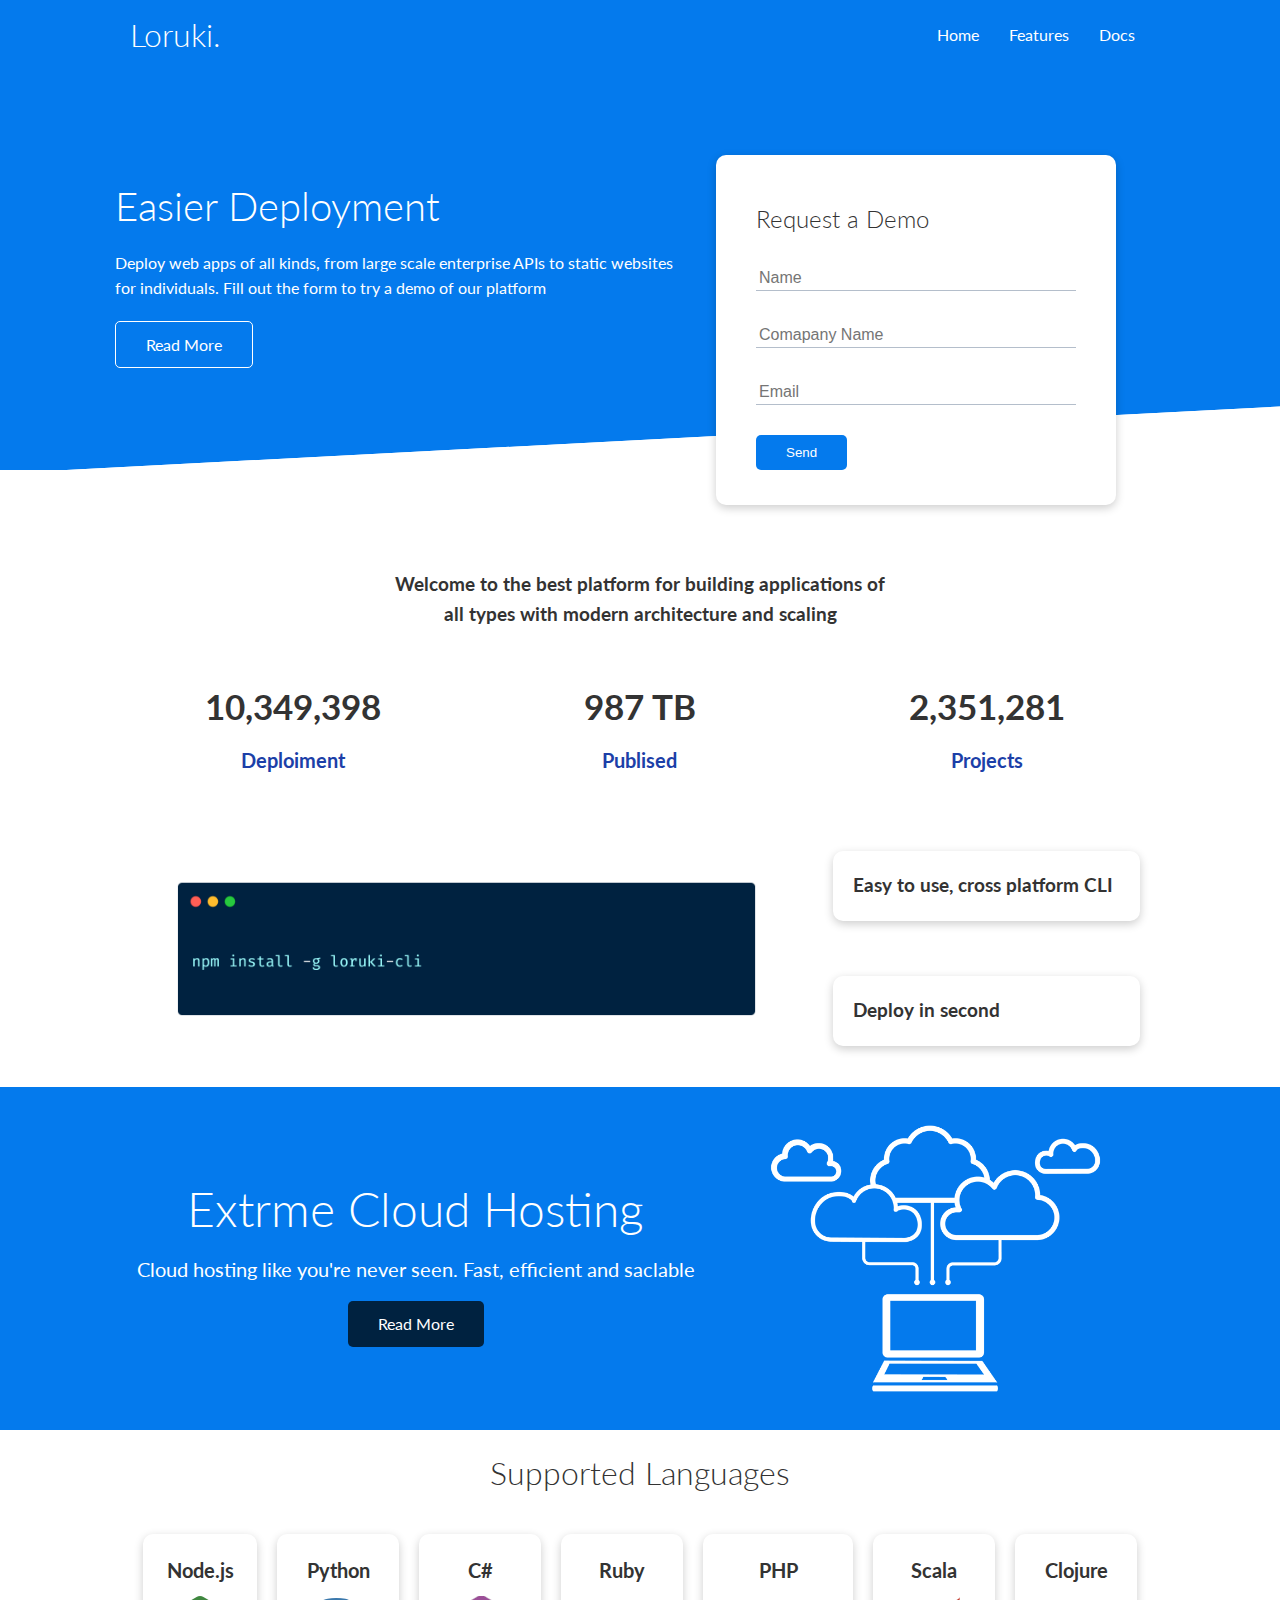
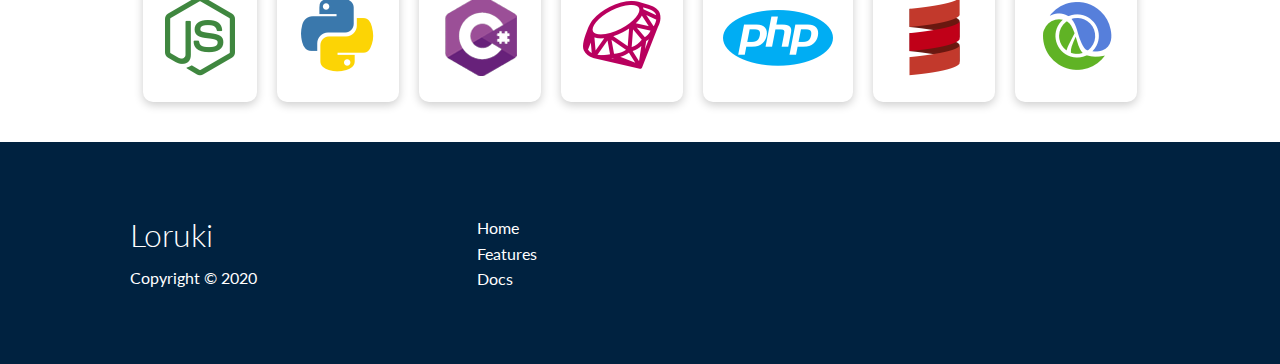
<file: index.html>
<!DOCTYPE html>
<html lang="en">
  <head>
    <meta charset="UTF-8" />
    <meta name="viewport" content="width=device-width, initial-scale=1.0" />
    <link
      rel="stylesheet"
      href="https://cdnjs.cloudflare.com/ajax/libs/font-awesome/6.4.0/css/all.min.css"
      integrity="sha512-iecdLmaskl7CVkqkXNQ/ZH/XLlvWZOJyj7Yy7tcenmpD1ypASozpmT/E0iPtmFIB46ZmdtAc9eNBvH0H/ZpiBw=="
      crossorigin="anonymous"
      referrerpolicy="no-referrer"
    />
    <link rel="stylesheet" href="CSS/utilities.css" />
    <link rel="stylesheet" href="CSS/style.css" />
    <title>Loruki | Cloud Hosting For Everyone</title>
  </head>
  <body>
    <!-- NAVBAR -->
    <div class="navbar">
      <div class="container flex">
        <h1 class="logo">Loruki.</h1>
        <nav>
          <ul>
            <li><a href="index.html">Home</a></li>
            <li><a href="features.html">Features</a></li>
            <li><a href="docs.html">Docs</a></li>
          </ul>
        </nav>
      </div>
    </div>

    <!-- SHOWCASE -->
    <section class="showcase">
      <div class="container grid">
        <div class="showcase-text">
          <h1>Easier Deployment</h1>
          <p>
            Deploy web apps of all kinds, from large scale enterprise APIs to
            static websites for individuals. Fill out the form to try a demo of
            our platform
          </p>
          <a href="features.html" class="btn btn-outline">Read More</a>
        </div>
        <div class="showcase-form card">
          <h2>Request a Demo</h2>
          <form>
            <div class="form-control">
              <input type="text" name="name" placeholder="Name" required />
            </div>
            <div class="form-control">
              <input
                type="text"
                name="company"
                placeholder="Comapany Name"
                required
              />
            </div>
            <div class="form-control">
              <input type="email" name="email" placeholder="Email" required />
            </div>
            <input type="submit" value="Send" class="btn btn-primary" />
          </form>
        </div>
      </div>
    </section>

    <!-- Stats -->
    <section class="stats">
      <div class="container">
        <h3 class="stats-heading text-center my-1">
          Welcome to the best platform for building applications of all types
          with modern architecture and scaling
        </h3>

        <div class="grid grid-3 text-center my-4">
          <div>
            <i class="fas fa-server fa-3x"></i>
            <h3>10,349,398</h3>
            <p class="text-secondary">Deploiment</p>
          </div>
          <div>
            <i class="fas fa-upload fa-3x"></i>
            <h3>987 TB</h3>
            <p class="text-secondary">Publised</p>
          </div>
          <div>
            <i class="fas fa-project-diagram fa-3x"></i>
            <h3>2,351,281</h3>
            <p class="text-secondary">Projects</p>
          </div>
        </div>
      </div>
    </section>

    <!-- Cli -->
    <section class="cli">
      <div class="container grid">
        <img src="images/cli.png" alt="" />
        <div class="card">
          <h3>Easy to use, cross platform CLI</h3>
        </div>
        <div class="card">
          <h3>Deploy in second</h3>
        </div>
      </div>
    </section>

    <!-- Cloud -->
    <section class="cloud bg-primary my-2 py-2">
      <div class="container grid">
        <div class="text-center">
          <h2 class="lg">Extrme Cloud Hosting</h2>
          <p class="lead my-1">
            Cloud hosting like you're never seen. Fast, efficient and saclable
          </p>
          <a href="features.html" class="btn btn-dark">Read More</a>
        </div>
        <img src="images/cloud.png" alt="" />
      </div>
    </section>

    <!-- Languages -->
    <section class="languages">
      <h2 class="md text-center my-2">Supported Languages</h2>
      <div class="container flex">
        <div class="card">
          <h4>Node.js</h4>
          <img src="images/logos/node.png" alt="" />
        </div>
        <div class="card">
          <h4>Python</h4>
          <img src="images/logos/python.png" alt="" />
        </div>
        <div class="card">
          <h4>C#</h4>
          <img src="images/logos/csharp.png" alt="" />
        </div>
        <div class="card">
          <h4>Ruby</h4>
          <img src="images/logos/ruby.png" alt="" />
        </div>
        <div class="card">
          <h4>PHP</h4>
          <img src="images/logos/php.png" alt="" />
        </div>
        <div class="card">
          <h4>Scala</h4>
          <img src="images/logos/scala.png" alt="" />
        </div>
        <div class="card">
          <h4>Clojure</h4>
          <img src="images/logos/clojure.png" alt="" />
        </div>
      </div>
    </section>

    <!-- Footer -->
    <footer class="footer bg-dark py-5">
      <div class="container grid grid-3">
        <div>
          <h1>Loruki</h1>
          <p>Copyright &copy; 2020</p>
        </div>

        <nav>
          <ul>
            <li><a href="index.html">Home</a></li>
            <li><a href="features.html">Features</a></li>
            <li><a href="docs.html">Docs</a></li>
          </ul>
        </nav>
        <div class="social">
          <a href="#"><i class="fab fa-github fa2x"></i></a>
          <a href="#"><i class="fab fa-facebook fa2x"></i></a>
          <a href="#"><i class="fab fa-instagram fa2x"></i></a>
          <a href="#"><i class="fab fa-twitter fa2x"></i></a>
        </div>
      </div>
    </footer>
  </body>
</html>
</file>
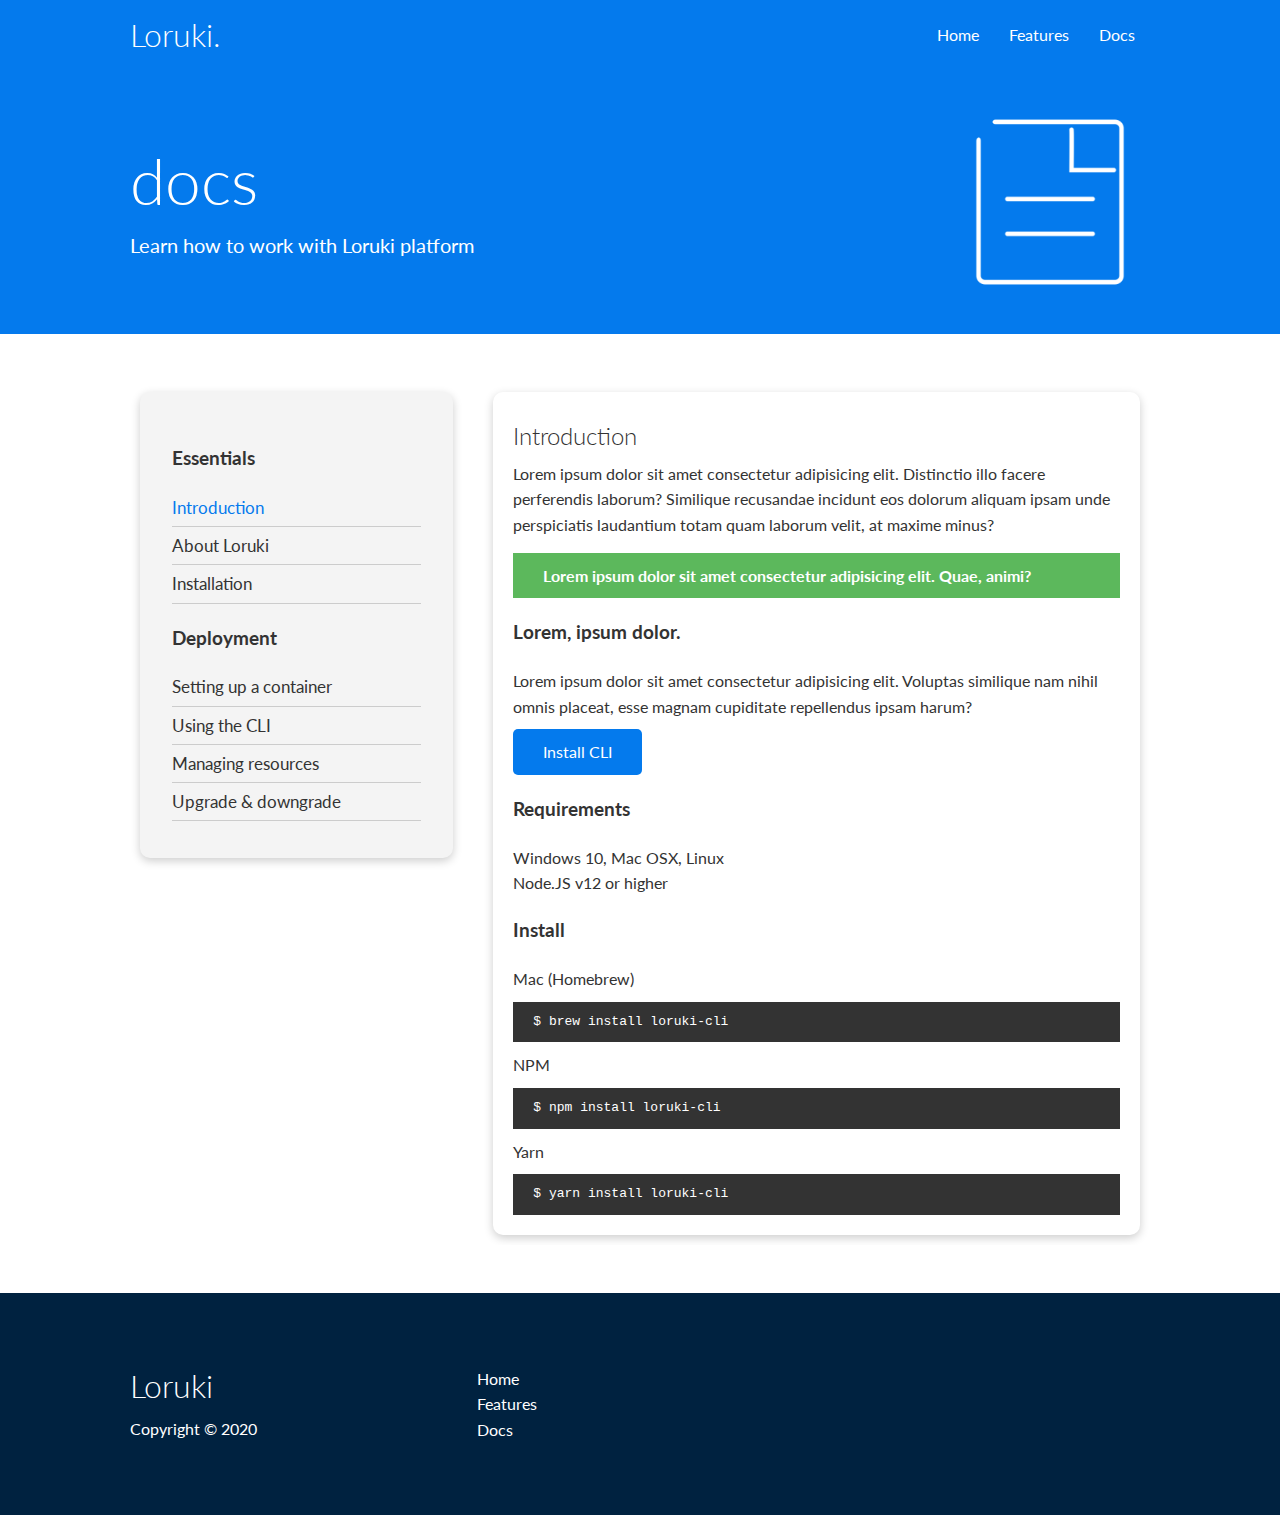
<file: docs.html>
<!DOCTYPE html>
<html lang="en">
  <head>
    <meta charset="UTF-8" />
    <meta name="viewport" content="width=device-width, initial-scale=1.0" />
    <link
      rel="stylesheet"
      href="https://cdnjs.cloudflare.com/ajax/libs/font-awesome/6.4.0/css/all.min.css"
      integrity="sha512-iecdLmaskl7CVkqkXNQ/ZH/XLlvWZOJyj7Yy7tcenmpD1ypASozpmT/E0iPtmFIB46ZmdtAc9eNBvH0H/ZpiBw=="
      crossorigin="anonymous"
      referrerpolicy="no-referrer"
    />
    <link rel="stylesheet" href="CSS/utilities.css" />
    <link rel="stylesheet" href="CSS/style.css" />
    <title>Loruki | Cloud Hosting For Everyone</title>
  </head>
  <body>
    <!-- NAVBAR -->
    <div class="navbar">
      <div class="container flex">
        <h1 class="logo">Loruki.</h1>
        <nav>
          <ul>
            <li><a href="index.html">Home</a></li>
            <li><a href="features.html">Features</a></li>
            <li><a href="docs.html">Docs</a></li>
          </ul>
        </nav>
      </div>
    </div>

    <!-- Head -->
    <section class="docs-head bg-primary py-3">
      <div class="container grid">
        <div>
          <h1 class="xl">docs</h1>
          <p class="lead">Learn how to work with Loruki platform</p>
        </div>
        <img src="images/docs.png" alt="" />
      </div>
    </section>

    <!-- Docs Main -->
    <section class="docs-main my-4">
      <div class="container grid">
        <div class="card bg-light p-3">
          <h3 class="my-2">Essentials</h3>
          <nav>
            <ul>
              <li><a class="text-primary" href="#">Introduction</a></li>
              <li><a href="#">About Loruki</a></li>
              <li><a href="#">Installation</a></li>
            </ul>
          </nav>

          <h3 class="my-2">Deployment</h3>
          <nav>
            <ul>
              <li><a href="#">Setting up a container</a></li>
              <li><a href="#">Using the CLI</a></li>
              <li><a href="#">Managing resources</a></li>
              <li><a href="#">Upgrade & downgrade</a></li>
            </ul>
          </nav>
        </div>
        <div class="card">
          <h2>Introduction</h2>
          <p>
            Lorem ipsum dolor sit amet consectetur adipisicing elit. Distinctio
            illo facere perferendis laborum? Similique recusandae incidunt eos
            dolorum aliquam ipsam unde perspiciatis laudantium totam quam
            laborum velit, at maxime minus?
          </p>
          <div class="alert alert-success">
            <i class="fas fa-info"></i>Lorem ipsum dolor sit amet consectetur
            adipisicing elit. Quae, animi?
          </div>
          <h3>Lorem, ipsum dolor.</h3>
          <p>
            Lorem ipsum dolor sit amet consectetur adipisicing elit. Voluptas
            similique nam nihil omnis placeat, esse magnam cupiditate
            repellendus ipsam harum?
          </p>
          <a href="#" class="btn btn-primary">Install CLI</a>
          <h3>Requirements</h3>
          <ul>
            <li>Windows 10, Mac OSX, Linux</li>
            <li>Node.JS v12 or higher</li>
          </ul>
          <h3>Install</h3>
          <p>Mac (Homebrew)</p>
          <pre><code>$ brew install loruki-cli</code></pre>
          <p>NPM</p>
          <pre><code>$ npm install loruki-cli</code></pre>
          <p>Yarn</p>
          <pre><code>$ yarn install loruki-cli</code></pre>
        </div>
      </div>
    </section>

    <!-- Footer -->
    <footer class="footer bg-dark py-5">
      <div class="container grid grid-3">
        <div>
          <h1>Loruki</h1>
          <p>Copyright &copy; 2020</p>
        </div>

        <nav>
          <ul>
            <li><a href="index.html">Home</a></li>
            <li><a href="features.html">Features</a></li>
            <li><a href="docs.html">Docs</a></li>
          </ul>
        </nav>
        <div class="social">
          <a href="#"><i class="fab fa-github fa2x"></i></a>
          <a href="#"><i class="fab fa-facebook fa2x"></i></a>
          <a href="#"><i class="fab fa-instagram fa2x"></i></a>
          <a href="#"><i class="fab fa-twitter fa2x"></i></a>
        </div>
      </div>
    </footer>
  </body>
</html>
</file>
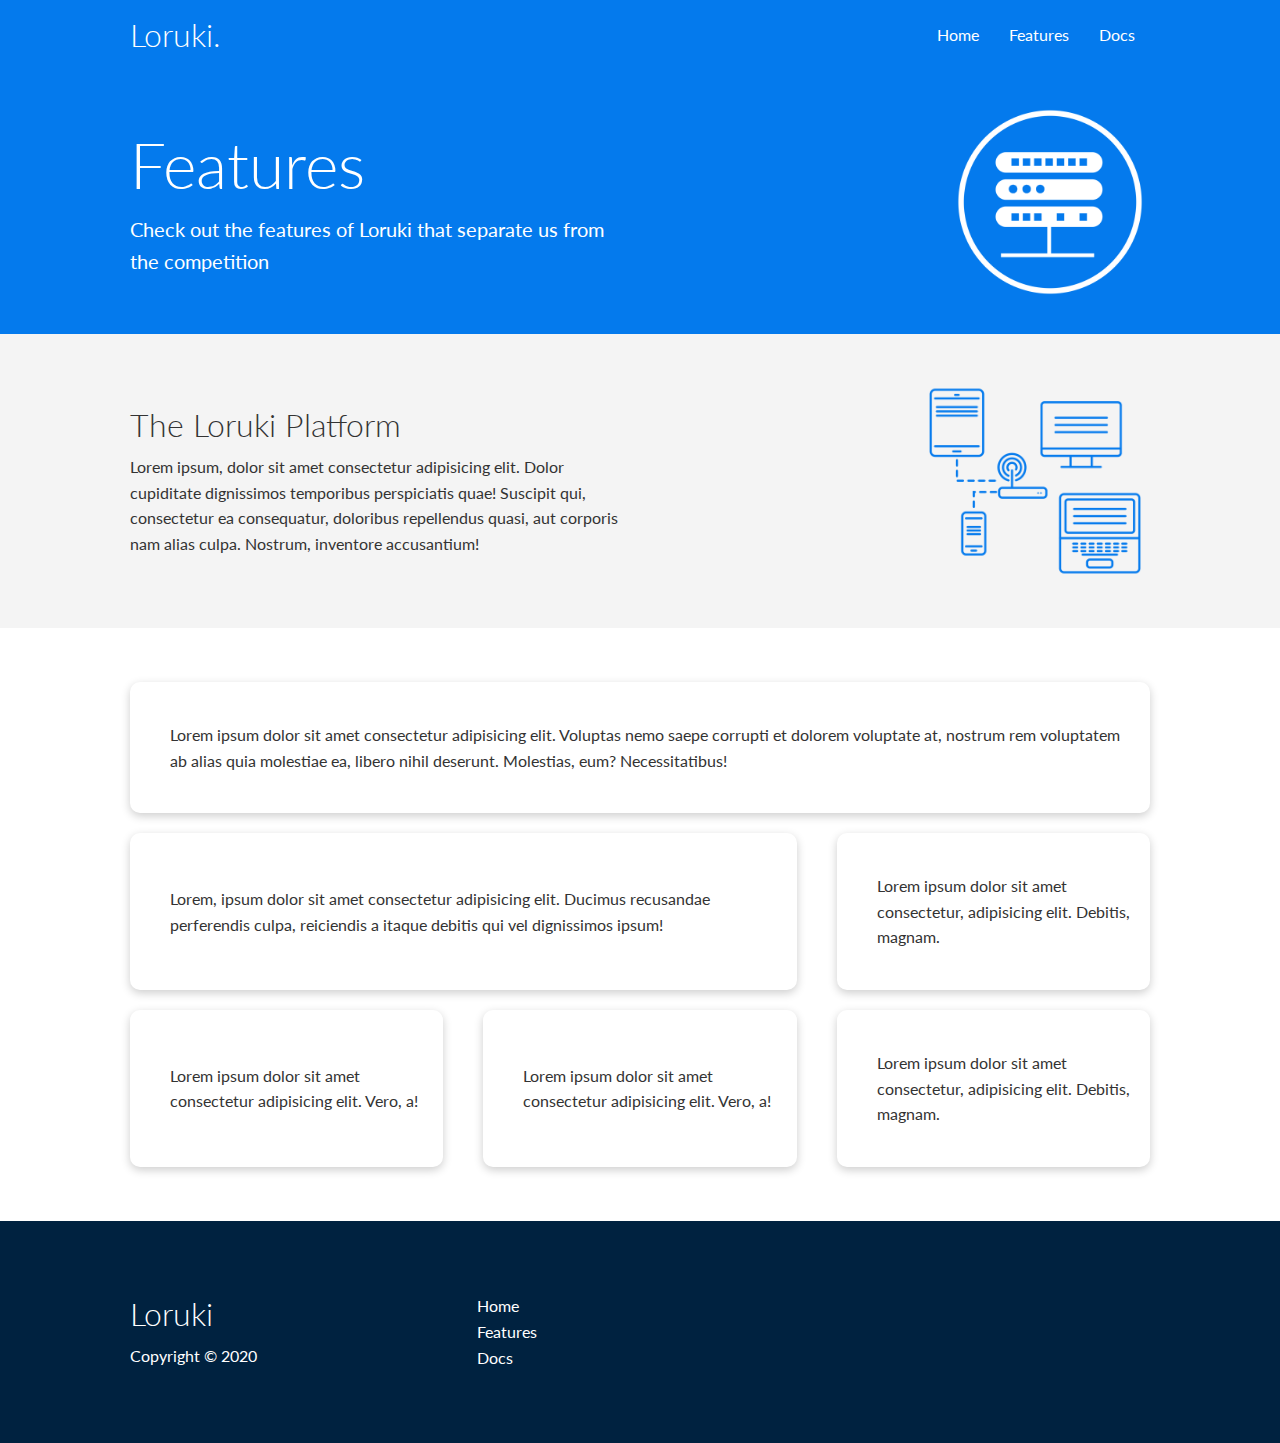
<file: features.html>
<!DOCTYPE html>
<html lang="en">
  <head>
    <meta charset="UTF-8" />
    <meta name="viewport" content="width=device-width, initial-scale=1.0" />
    <link
      rel="stylesheet"
      href="https://cdnjs.cloudflare.com/ajax/libs/font-awesome/6.4.0/css/all.min.css"
      integrity="sha512-iecdLmaskl7CVkqkXNQ/ZH/XLlvWZOJyj7Yy7tcenmpD1ypASozpmT/E0iPtmFIB46ZmdtAc9eNBvH0H/ZpiBw=="
      crossorigin="anonymous"
      referrerpolicy="no-referrer"
    />
    <link rel="stylesheet" href="CSS/utilities.css" />
    <link rel="stylesheet" href="CSS/style.css" />
    <title>Loruki | Cloud Hosting For Everyone</title>
  </head>
  <body>
    <!-- NAVBAR -->
    <div class="navbar">
      <div class="container flex">
        <h1 class="logo">Loruki.</h1>
        <nav>
          <ul>
            <li><a href="index.html">Home</a></li>
            <li><a href="features.html">Features</a></li>
            <li><a href="docs.html">Docs</a></li>
          </ul>
        </nav>
      </div>
    </div>

    <!-- Head -->
    <section class="features-head bg-primary py-3">
      <div class="container grid">
        <div>
          <h1 class="xl">Features</h1>
          <p class="lead">
            Check out the features of Loruki that separate us from the
            competition
          </p>
        </div>
        <img src="images/server.png" alt="" />
      </div>
    </section>

    <!-- Subhead -->
    <section class="features-sub-head bg-light py-3">
      <div class="container grid">
        <div>
          <h1 class="md">The Loruki Platform</h1>
          <p>
            Lorem ipsum, dolor sit amet consectetur adipisicing elit. Dolor
            cupiditate dignissimos temporibus perspiciatis quae! Suscipit qui,
            consectetur ea consequatur, doloribus repellendus quasi, aut
            corporis nam alias culpa. Nostrum, inventore accusantium!
          </p>
        </div>
        <img src="images/server2.png" alt="" />
      </div>
    </section>

    <!-- Features Main -->
    <section class="features-main my-2">
      <div class="container grid grid-3">
        <div class="card flex">
          <i class="fas fa-server fa-3x"></i>
          <p>
            Lorem ipsum dolor sit amet consectetur adipisicing elit. Voluptas
            nemo saepe corrupti et dolorem voluptate at, nostrum rem voluptatem
            ab alias quia molestiae ea, libero nihil deserunt. Molestias, eum?
            Necessitatibus!
          </p>
        </div>
        <div class="card flex">
          <i class="fas fa-network-wired fa-3x"></i>
          <p>
            Lorem, ipsum dolor sit amet consectetur adipisicing elit. Ducimus
            recusandae perferendis culpa, reiciendis a itaque debitis qui vel
            dignissimos ipsum!
          </p>
        </div>
        <div class="card flex">
          <i class="fas fa-laptop-code fa-3x"></i>
          <p>
            Lorem ipsum dolor sit amet consectetur, adipisicing elit. Debitis,
            magnam.
          </p>
        </div>
        <div class="card flex">
          <i class="fas fa-database fa-3x"></i>
          <p>
            Lorem ipsum dolor sit amet consectetur adipisicing elit. Vero, a!
          </p>
        </div>
        <div class="card flex">
          <i class="fas fa-power-off fa-3x"></i>
          <p>
            Lorem ipsum dolor sit amet consectetur adipisicing elit. Vero, a!
          </p>
        </div>
        <div class="card flex">
          <i class="fas fa-upload fa-3x"></i>
          <p>
            Lorem ipsum dolor sit amet consectetur, adipisicing elit. Debitis,
            magnam.
          </p>
        </div>
      </div>
    </section>

    <!-- Footer -->
    <footer class="footer bg-dark py-5">
      <div class="container grid grid-3">
        <div>
          <h1>Loruki</h1>
          <p>Copyright &copy; 2020</p>
        </div>

        <nav>
          <ul>
            <li><a href="index.html">Home</a></li>
            <li><a href="features.html">Features</a></li>
            <li><a href="docs.html">Docs</a></li>
          </ul>
        </nav>
        <div class="social">
          <a href="#"><i class="fab fa-github fa2x"></i></a>
          <a href="#"><i class="fab fa-facebook fa2x"></i></a>
          <a href="#"><i class="fab fa-instagram fa2x"></i></a>
          <a href="#"><i class="fab fa-twitter fa2x"></i></a>
        </div>
      </div>
    </footer>
  </body>
</html>
</file>
<file: CSS/utilities.css>
/* Utilities */

.container {
  max-width: 1100px;
  margin: 0 auto;
  /* Xoá khoảng trắng được tạo ra bởi margin của h1 */
  overflow: auto;
  padding: 0 40px;
}

.card {
  background-color: #fff;
  color: #333;
  border-radius: 10px;
  box-shadow: 0 3px 10px rgba(0, 0, 0, 0.2);
  padding: 20px;
  margin: 10px;
}

.btn {
  display: inline-block;
  padding: 10px 30px;
  cursor: pointer;
  background-color: var(--primary-color);
  color: #fff;
  border: none;
  border-radius: 5px;
}

.btn-outline {
  background-color: transparent;
  border: 1px #fff solid;
}

.btn:hover {
  transform: scale(0.98);
}

/* Background & colored buttons */

.bg-primary,
.btn-primary {
  background-color: var(--primary-color);
  color: #fff;
}

.bg-secondary,
.btn-secondary {
  background-color: var(--secondary-color);
  color: #fff;
}

.bg-dark,
.btn-dark {
  background-color: var(--dark-color);
  color: #fff;
}

.bg-light,
.btn-light {
  background-color: var(--light-color);
  color: #333;
}

.bg-primary a,
.btn-primary a,
.bg-secondary a,
.btn-secondary a,
.bg-dark a,
.btn-dark a {
  color: #fff;
}

/* Texts sizes */

.lead {
  font-size: 20px;
}

.sm {
  font-size: 1rem;
}

.md {
  font-size: 2rem;
}

.lg {
  font-size: 3rem;
}

.xl {
  font-size: 4rem;
}

.text-center {
  text-align: center;
}

/* text colors */
.text-primary {
  color: var(--primary-color);
}

.text-secondary {
  color: var(--secondary-color);
}

.text-dark {
  color: var(--dark-color);
}

.text-light {
  color: var(--light-color);
}

/* Alert */
.alert {
  background-color: var(--light-color);
  padding: 10px 20px;
  font-weight: bold;
  margin: 15px 0;
}

.alert i {
  margin-right: 10px;
}

.alert-success {
  background-color: var(--success-color);
  color: #fff;
}

.alert-error {
  background-color: var(--error-color);
  color: #fff;
}

.flex {
  display: flex;
  justify-content: center;
  align-items: center;
  height: 100%;
}

.grid {
  display: grid;
  grid-template-columns: repeat(2, 1fr);
  gap: 20px;
  justify-content: center;
  align-items: center;
  height: 100%;
}

.grid-3 {
  grid-template-columns: repeat(3, 1fr);
}

/* Margin */

.my-1 {
  margin: 1rem 0;
}

.my-2 {
  margin: 1.5rem 0;
}

.my-3 {
  margin: 2rem 0;
}

.my-4 {
  margin: 3rem 0;
}

.my-5 {
  margin: 4rem 0;
}

.m-1 {
  margin: 1rem;
}

.m-2 {
  margin: 1.5rem;
}

.m-3 {
  margin: 2rem;
}

.m-4 {
  margin: 3rem;
}

.m-5 {
  margin: 4rem;
}

/* Padding */

.py-1 {
  padding: 1rem 0;
}

.py-2 {
  padding: 1.5rem 0;
}

.py-3 {
  padding: 2rem 0;
}

.py-4 {
  padding: 3rem 0;
}

.py-5 {
  padding: 4rem 0;
}

.p-1 {
  padding: 1rem;
}

.p-2 {
  padding: 1.5rem;
}

.p-3 {
  padding: 2rem;
}

.p-4 {
  padding: 3rem;
}

.p-5 {
  padding: 4rem;
}
</file>
<file: CSS/style.css>
@import url("https://fonts.googleapis.com/css2?family=Lato:wght@300&display=swap");

:root {
  --primary-color: #047aed;
  --secondary-color: #1c3fa8;
  --dark-color: #002240;
  --light-color: #f4f4f4;
  --success-color: #5cb85c;
  --error-color: #d9354f;
}

* {
  box-sizing: border-box;
  padding: 0;
  margin: 0;
}

body {
  font-family: "Lato", sans-serif;
  color: #333;
  line-height: 1.6;
}

ul {
  list-style: none;
}

a {
  text-decoration: none;
  color: #333;
}

h1,
h2 {
  font-weight: 300;
  line-height: 1.2;
  margin: 10px 0;
}

p {
  margin: 10px 0;
}

img {
  width: 100%;
}

code,
pre {
  background: #333;
  color: #fff;
  padding: 10px;
}

/* NAVBAR STYLING */

.navbar {
  background-color: var(--primary-color);
  color: #fff;
  height: 70px;
}

.navbar ul {
  display: flex;
}

.navbar a {
  color: #fff;
  padding: 10px;
  margin: 0 5px;
}

.navbar a:hover {
  border-bottom: 2px solid #fff;
}

.navbar .flex {
  justify-content: space-between;
}

/* Showcase */

.showcase {
  height: 400px;
  background-color: var(--primary-color);
  color: #fff;
  position: relative;
}

.showcase h1 {
  font-size: 40px;
}

.showcase p {
  margin: 20px 0;
}

/* Chọn .grid là con của .showcase */
.showcase .grid {
  overflow: visible;
  grid-template-columns: 55% 45%;
  gap: 30px;
}

.showcase-text {
  animation: slideInFromLeft 1s ease-in;
}

.showcase-form {
  position: relative;
  top: 60px;
  height: 350px;
  width: 400px;
  padding: 40px;
  z-index: 100;
  animation: slideInFromRight 1s ease-in;
}

.showcase-form .form-control {
  margin: 30px 0;
}

.showcase-form input[type="text"],
.showcase-form input[type="email"] {
  border: 0;
  border-bottom: 1px solid #b4becb;
  width: 100%;
  padding: 3px;
  font-size: 16px;
}

.showcase-form input:focus {
  outline: none;
}

.showcase::before,
.showcase::after {
  content: "";
  position: absolute;
  height: 100px;
  bottom: -70px;
  right: 0;
  left: 0;
  background-color: #fff;
  transform: skewY(-3deg);
  -webkit-transform: skewY(-3deg);
  -moz-transform: skewY(-3deg);
  -ms-transform: skewY(-3deg);
}

/* Stats */

.stats {
  padding-top: 100px;
  animation: slideInFromBottom 1s ease-in;
}

.stats-heading {
  max-width: 500px;
  margin: auto;
}

.stats .grid h3 {
  font-size: 35px;
}

.stats .grid p {
  font-size: 20px;
  font-weight: bold;
}

/* Cli */

.cli .grid {
  grid-template-columns: repeat(3, 1fr);
  grid-template-rows: repeat(2, 1fr);
}

.cli .grid > *:first-child {
  grid-column: 1 / span 2;
  grid-row: 1 / span 2;
}

/* Cloud */

.cloud .grid {
  grid-template-columns: 4fr 3fr;
}

/* Languages */

.languages .flex {
  flex-wrap: wrap;
}

.languages .card {
  text-align: center;
  margin: 18px 10px 40px;
  transition: transform 0.2s ease-in;
}

.languages .card h4 {
  font-size: 20px;
  margin-bottom: 10px;
}

.languages .card:hover {
  transform: translateY(-15px);
}

/* Features */

.features-head img {
  width: 200px;
  justify-self: flex-end;
}

.features-sub-head img {
  width: 230px;
  justify-self: end;
}

.features-main .card > i {
  margin-right: 20px;
}

.features-main .grid {
  padding: 30px;
}

/* Docs */

.docs-head img {
  width: 200px;
  justify-self: flex-end;
}

.docs-main h3 {
  margin: 20px 0;
}

.docs-main .grid {
  grid-template-columns: 1fr 2fr;
  align-items: start;
}

.docs-main nav li {
  font-size: 17px;
  padding-bottom: 5px;
  margin-bottom: 5px;
  border-bottom: 1px #ccc solid;
}

.docs-main a:hover {
  font-weight: bold;
}

/* Footer */

.footer .social a {
  margin: 0 10px;
}

.features-main .grid > *:first-child {
  grid-column: 1 / span 3;
}

.features-main .grid > *:nth-child(2) {
  grid-column: 1 / span 2;
}

/* Animations */
@keyframes slideInFromLeft {
  0% {
    transform: translateX(-100%);
  }
  100% {
    transform: translateX(0);
  }
}

@keyframes slideInFromRight {
  0% {
    transform: translateX(100%);
  }
  100% {
    transform: translateX(0);
  }
}

@keyframes slideInFromTop {
  0% {
    transform: translateY(-100%);
  }
  100% {
    transform: translateY(0);
  }
}

@keyframes slideInFromBottom {
  0% {
    transform: translateY(100%);
  }
  100% {
    transform: translateY(0);
  }
}

/* Tablets and under */
@media (max-width: 768px) {
  .grid,
  .showcase .grid,
  .stats .grid,
  .cli .grid,
  .cloud .grid,
  .features-main .grid,
  .docs-main .grid {
    grid-template-columns: 1fr;
    grid-template-rows: 1fr;
  }

  .showcase {
    height: auto;
  }

  .showcase-text {
    text-align: center;
    margin-top: 40px;
    animation: slideInFromTop 0.5s ease-in;
  }

  .showcase-form {
    justify-self: center;
    margin: auto;
    animation: slideInFromBottom 0.5s ease-in;
  }

  .cli .grid > *:first-child {
    grid-column: 1;
    grid-row: 1;
  }

  .social a:first-child {
    margin-left: 0;
    padding-left: 0;
  }

  .features-head,
  .features-sub-head,
  .docs-head {
    text-align: center;
  }

  .features-head img,
  .features-sub-head img,
  .docs-head img {
    justify-self: center;
  }

  .features-main .grid > *:first-child,
  .features-main .grid > *:nth-child(2) {
    grid-column: 1/2;
  }

  .features-main .container .flex {
    justify-content: flex-start;
  }
}

/* Mobile */

@media (max-width: 500px) {
  .navbar {
    height: 110px;
  }

  .navbar .flex {
    flex-direction: column;
  }

  .navbar ul {
    padding: 10px;
    background-color: rgba(0, 0, 0, 0.1);
  }
}
</file>
